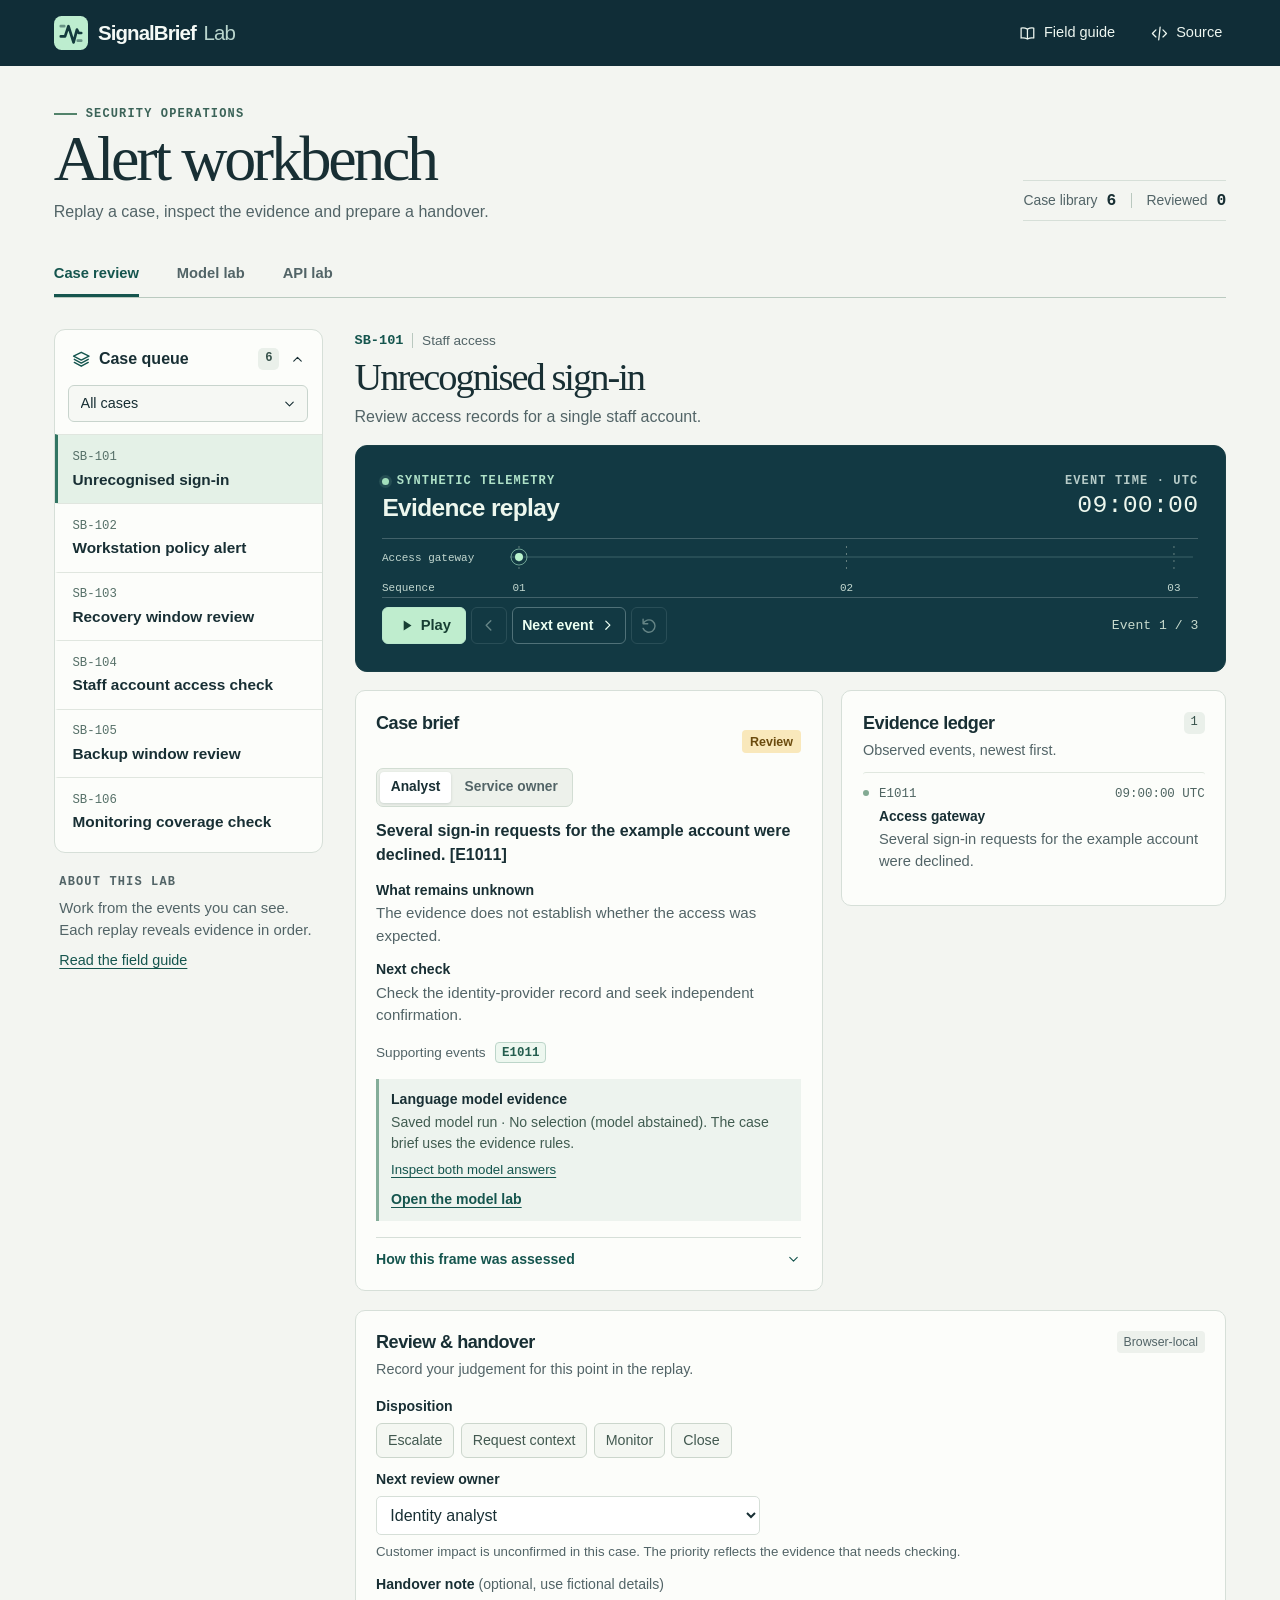
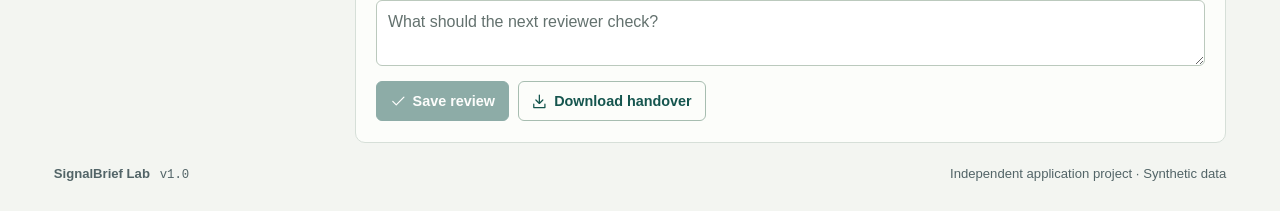
<file: docs/index.html>
<!doctype html>
<html lang="en-GB">
<head>
  <meta charset="utf-8">
  <meta name="viewport" content="width=device-width,initial-scale=1">
  <meta name="theme-color" content="#102d37">
  <meta name="description" content="A defensive incident-review workbench. Replay synthetic telemetry, inspect evidence and prepare a handover.">
  <title>Alert workbench · SignalBrief Lab</title>
  <link rel="icon" href="mark.svg" type="image/svg+xml">
  <link rel="stylesheet" href="style.css">
  <script src="app.js" defer></script>
</head>
<body>
  <a class="skip" href="#case">Skip to selected case</a>
  <svg class="symbol-bank" xmlns="http://www.w3.org/2000/svg" aria-hidden="true">
    <symbol id="i-play" viewBox="0 0 24 24"><path d="m8 5 11 7-11 7Z" fill="currentColor" stroke="none"/></symbol>
    <symbol id="i-pause" viewBox="0 0 24 24"><path d="M8 6v12m8-12v12" stroke-width="4"/></symbol>
    <symbol id="i-prev" viewBox="0 0 24 24"><path d="m14 6-6 6 6 6"/></symbol>
    <symbol id="i-next" viewBox="0 0 24 24"><path d="m10 6 6 6-6 6"/></symbol>
    <symbol id="i-down" viewBox="0 0 24 24"><path d="m6 9 6 6 6-6"/></symbol>
    <symbol id="i-reset" viewBox="0 0 24 24"><path d="M4 10a8 8 0 1 1 0 6m0-12v6h6"/></symbol>
    <symbol id="i-book" viewBox="0 0 24 24"><path d="M3 4.5c3-.7 6-.2 9 1.4 3-1.6 6-2.1 9-1.4v14c-3-.7-6-.2-9 1.4-3-1.6-6-2.1-9-1.4zM12 6v14"/></symbol>
    <symbol id="i-code" viewBox="0 0 24 24"><path d="m7 7-5 5 5 5m10-10 5 5-5 5m-4-14-2 18"/></symbol>
    <symbol id="i-export" viewBox="0 0 24 24"><path d="M12 3v12m-5-5 5 5 5-5M4 16v5h16v-5"/></symbol>
    <symbol id="i-check" viewBox="0 0 24 24"><path d="m4 12 5 5L20 6"/></symbol>
    <symbol id="i-close" viewBox="0 0 24 24"><path d="m6 6 12 12M18 6 6 18"/></symbol>
    <symbol id="i-layers" viewBox="0 0 24 24"><path d="m2 8 10-5 10 5-10 5zM3 12l9 5 9-5M3 16l9 5 9-5"/></symbol>
  </svg>
  <header class="masthead">
    <div class="wrap mast-inner">
      <a class="brand" aria-label="SignalBrief Lab home" href="./"><img src="mark.svg" alt="" width="34" height="34">SignalBrief <span>Lab</span></a>
      <nav aria-label="Project"><button class="nav-link" id="guide-open"><svg class="icon"><use href="#i-book"/></svg><span>Field guide</span></button><a class="nav-link" id="source-link" href="https://github.com/rongsenzhang/signalbrief-lab"><svg class="icon"><use href="#i-code"/></svg><span>Source</span></a></nav>
    </div>
  </header>
  <main class="wrap">
    <div class="intro">
      <div><div class="eyebrow title-kicker"><span class="short-rule"></span> Security operations</div><h1>Alert workbench</h1><p>Replay a case, inspect the evidence and prepare a handover.</p></div>
      <div class="session"><span class="session-label">Case library</span><strong id="case-count">—</strong><span class="session-divider"></span><span class="session-label">Reviewed</span><strong id="review-count">—</strong></div>
    </div>
    <nav class="lab-navigation" aria-label="Workbench tools">
      <a href="#case" aria-current="page">Case review</a>
      <a href="model-lab.html" id="nav-model">Model lab</a>
      <a href="integration.html" id="nav-api">API lab</a>
    </nav>
    <div id="loading" class="load-state" role="status">Opening the synthetic case library…</div>
    <noscript><p>This interactive workbench needs JavaScript. The source repository includes the case data and training guide.</p></noscript>
    <div class="desk" id="desk" hidden>
      <aside>
        <details class="queue" id="queue" open>
          <summary><span class="heading-icon"><svg class="icon"><use href="#i-layers"/></svg> Case queue</span><span class="queue-count mono" id="queue-count"></span><svg class="icon summary-chevron"><use href="#i-down"/></svg></summary>
          <div class="queue-body">
            <label class="sr-only" for="queue-filter">Filter cases by review status</label>
            <div class="select-wrap"><select id="queue-filter"><option value="all">All cases</option><option value="pending">Needs review</option><option value="reviewed">Reviewed</option></select><svg class="icon"><use href="#i-down"/></svg></div>
            <div class="case-list" id="case-list" aria-label="Choose a case"></div>
            <button class="filter-reset" type="button" id="reset-filter" hidden>Show all cases</button>
          </div>
        </details>
        <div class="guidance"><span class="eyebrow">About this lab</span><p>Work from the events you can see. Each replay reveals evidence in order.</p><button type="button" id="guide-inline">Read the field guide</button></div>
      </aside>
      <section class="workspace" id="case" tabindex="-1" aria-labelledby="case-title">
        <header class="case-header"><div class="case-meta"><span class="case-ref mono" id="case-ref"></span><span class="sep"></span><span id="case-service"></span></div><h2 id="case-title"></h2><p id="case-description"></p></header>
        <section class="replay" aria-labelledby="replay-title">
          <div class="replay-heading"><div><span class="eyebrow replay-kicker"><span class="telemetry-dot"></span>Synthetic telemetry</span><h3 id="replay-title">Evidence replay</h3></div><div class="replay-clock"><span class="eyebrow">Event time · UTC</span><span class="mono" id="event-time"></span></div></div>
          <div class="trace-wrap"><svg id="trace" xmlns="http://www.w3.org/2000/svg" role="img" aria-label="Timeline of observed events"></svg></div>
          <div class="replay-controls"><div class="controls-group"><button type="button" id="play" class="play"><svg class="icon"><use href="#i-play"/></svg><span>Play</span></button><button type="button" class="icon-button" id="previous" title="Previous event" aria-label="Previous event"><svg class="icon"><use href="#i-prev"/></svg></button><button type="button" class="icon-button step-forward" id="next" title="Next event" aria-label="Next event"><span>Next event</span><svg class="icon"><use href="#i-next"/></svg></button><button type="button" class="icon-button" id="restart" title="Restart replay" aria-label="Restart replay"><svg class="icon"><use href="#i-reset"/></svg></button></div><span id="step-count" class="frame-count mono" aria-live="polite" aria-atomic="true"></span></div>
        </section>
        <div class="analysis-grid">
          <article class="card brief" aria-labelledby="brief-title">
            <div class="card-top"><h3 id="brief-title">Case brief</h3><span id="priority" class="priority"></span></div>
            <div class="roles" role="group" aria-label="Brief audience"><button id="analyst" aria-pressed="true">Analyst</button><button id="manager" aria-pressed="false">Service owner</button></div>
            <p class="brief-main" id="brief-body"></p>
            <div class="brief-section"><h4>What remains unknown</h4><p id="unknown"></p></div>
            <div class="brief-section"><h4>Next check</h4><p id="next-step"></p></div>
            <div class="brief-cites"><span>Supporting events</span><div id="cites"></div></div>
            <details id="draft-review" class="draft-review" hidden><summary>Compare model draft</summary>
              <p id="draft-attribution"></p><blockquote id="draft-text"></blockquote>
              <h4>Source review</h4><p id="draft-verdict"></p><p id="draft-explanation"></p>
              <div class="brief-cites"><span>Original evidence</span><div id="draft-cites"></div></div>
              <p id="draft-screen"></p><a href="https://github.com/rongsenzhang/signalbrief-lab/blob/main/handbook/draft-method.md">Experiment and review method ↗</a>
            </details>
            <div class="model-panel" aria-labelledby="model-heading"><h4 id="model-heading">Language model evidence</h4><div id="model-output"></div><a id="model-lab" href="model-lab.html">Open the model lab</a></div>
            <details class="method"><summary>How this frame was assessed <svg class="icon"><use href="#i-down"/></svg></summary><div id="method-body"></div></details>
          </article>
          <article class="card ledger" aria-labelledby="ledger-title"><div class="card-top"><h3 id="ledger-title">Evidence ledger</h3><span id="ledger-count" class="small-count mono"></span></div><p class="subtle ledger-help">Observed events, newest first.</p><ol id="ledger"></ol></article>
        </div>
        <section class="card review" aria-labelledby="review-title">
          <div class="card-top"><h3 id="review-title">Review &amp; handover</h3><span class="local-note">Browser-local</span></div>
          <p class="subtle" id="review-info">Record your judgement for this point in the replay.</p>
          <form id="review-form">
            <fieldset><legend>Disposition</legend><div class="dispositions" id="dispositions"></div></fieldset>
            <label class="note-label" for="review-owner">Next review owner</label><select id="review-owner"><option>Service desk</option><option>Identity analyst</option><option>Endpoint analyst</option><option>Recovery owner</option><option>Monitoring owner</option></select>
            <p class="impact-note">Customer impact is unconfirmed in this case. The priority reflects the evidence that needs checking.</p>
            <label class="note-label" for="review-note">Handover note <span>(optional, use fictional details)</span></label><textarea id="review-note" rows="2" maxlength="1500" placeholder="What should the next reviewer check?"></textarea>
            <div class="review-actions"><button id="save" type="submit" class="primary" disabled><svg class="icon"><use href="#i-check"/></svg>Save review</button><button id="export" type="button" class="outline"><svg class="icon"><use href="#i-export"/></svg>Download handover</button></div>
          </form>
          <p class="feedback" role="status" id="feedback"></p>
        </section>
      </section>
    </div>
  </main>
  <footer class="wrap"><span>SignalBrief Lab <span class="version">v1.0</span></span><span>Independent application project · Synthetic data</span></footer>
  <dialog id="guide" aria-labelledby="guide-heading"><div class="dialog-top"><span class="eyebrow">SignalBrief Lab</span><button class="dialog-close" autofocus id="guide-close" aria-label="Close field guide"><svg class="icon"><use href="#i-close"/></svg></button></div><h2 id="guide-heading">Field guide</h2>
    <ol class="guide-steps">
      <li><strong>Replay an observation.</strong><p>Choose a case and select Next event. The ledger, priority and briefing update together.</p></li>
      <li><strong>Trace the judgement.</strong><p>Select a supporting event to find the observation. Switch to Service owner to see the operational handover. Open the assessment details to inspect the model and rule reasoning.</p></li>
      <li><strong>Make a decision.</strong><p>Record a disposition and save it at the current event. Download the Markdown handover to retain the evidence and review.</p></li>
    </ol>
    <p class="guide-scope">The cases are fictional. Replay advances through recorded observations. Decisions stay in this browser and apply only to their saved event position.</p>
    <section class="guide-evaluation" id="guide-evaluation" hidden><h3>Measured results</h3><p id="guide-routing"></p><p id="guide-benchmark"></p><p id="guide-llm" hidden></p></section>
    <div class="guide-links"><a class="repo-guide" href="https://github.com/rongsenzhang/signalbrief-lab/blob/main/handbook/ktp-evidence.md">Funded KTP and project design</a><a class="repo-guide" href="https://github.com/rongsenzhang/signalbrief-lab/blob/main/handbook/llm-routing.md">LLM routing comparison</a><a class="repo-guide" href="https://github.com/rongsenzhang/signalbrief-lab/blob/main/handbook/workshop.md">Training exercise</a><a class="repo-guide" href="https://github.com/rongsenzhang/signalbrief-lab/blob/main/reference/api.md">Python API contract</a><a class="repo-guide" href="https://github.com/rongsenzhang/signalbrief-lab/blob/main/handbook/role-mapping.md">KTP responsibilities</a><a class="repo-guide" href="https://github.com/rongsenzhang/signalbrief-lab/blob/main/handbook/research-note.md">Research note</a></div>
  </dialog>
</body>
</html>
</file>
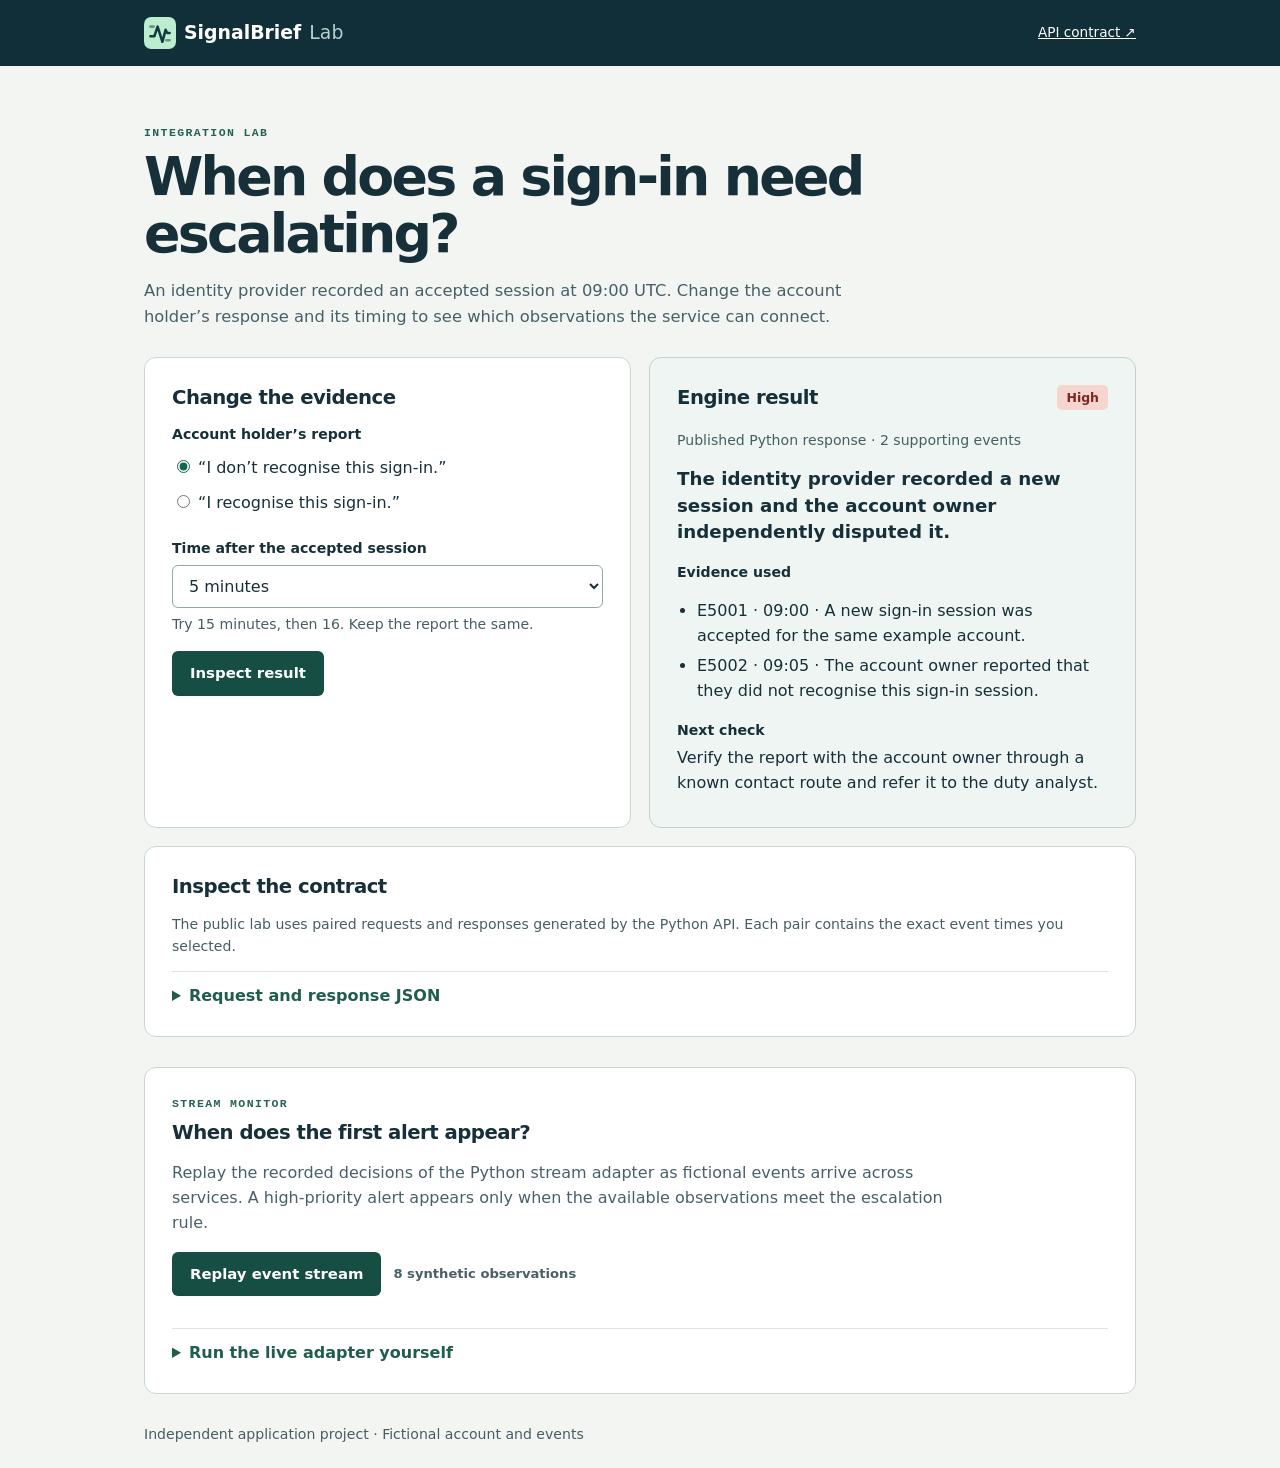
<file: docs/integration.html>
<!doctype html>
<html lang="en-GB">
<head>
  <meta charset="utf-8"><meta name="viewport" content="width=device-width,initial-scale=1">
  <meta name="referrer" content="no-referrer"><meta name="theme-color" content="#102d37">
  <title>Integration lab · SignalBrief Lab</title>
  <link rel="icon" href="mark.svg" type="image/svg+xml"><link rel="stylesheet" href="integration.css">
  <script src="integration.js" defer></script>
</head>
<body>
<header><div><a class="brand" id="home" href="index.html"><img src="mark.svg" alt="" width="32" height="32">SignalBrief <span>Lab</span></a><a id="contract" href="https://github.com/rongsenzhang/signalbrief-lab/blob/main/reference/api.md">API contract ↗</a></div></header>
<main>
  <p class="section-id">INTEGRATION LAB</p>
  <h1>When does a sign-in need escalating?</h1>
  <p class="lead">An identity provider recorded an accepted session at 09:00 UTC. Change the account holder’s response and its timing to see which observations the service can connect.</p>
  <div class="grid">
    <section class="panel"><h2>Change the evidence</h2>
      <fieldset><legend>Account holder’s report</legend>
      <label class="option"><input type="radio" name="report" value="owner_disputes" checked> “I don’t recognise this sign-in.”</label>
      <label class="option"><input type="radio" name="report" value="owner_confirms"> “I recognise this sign-in.”</label></fieldset>
      <label class="field" for="minutes">Time after the accepted session</label>
      <select id="minutes"><option value="1">1 minute</option><option value="5" selected>5 minutes</option><option value="15">15 minutes</option><option value="16">16 minutes</option><option value="30">30 minutes</option></select>
      <p class="hint">Try 15 minutes, then 16. Keep the report the same.</p>
      <div id="auth" hidden><label class="field" for="token">Local API bearer token</label><input type="password" id="token" maxlength="255" autocomplete="off" spellcheck="false"><p class="hint">Used only for requests to this loopback server. Closing the page clears the field.</p></div>
      <button type="button" id="run" disabled>Inspect result</button>
    </section>
    <section class="panel result" aria-labelledby="result-heading"><div class="topline"><h2 id="result-heading">Engine result</h2><span id="priority"></span></div>
      <p id="status" role="status">Opening the contract examples…</p>
      <div id="out" hidden><p class="reason" id="reason"></p><h3>Evidence used</h3><ul id="sources"></ul><h3>Next check</h3><p id="next"></p></div>
    </section>
  </div>
  <section class="wire" id="contract-section"><h2>Inspect the contract</h2><p id="mode">The public lab uses paired requests and responses generated by the Python API. Each pair contains the exact event times you selected.</p>
    <details><summary>Request and response JSON</summary><div class="json-grid"><div><h3>Request · POST /v1/triage</h3><pre id="request"></pre></div><div><h3 id="response-title">Response</h3><pre id="response"></pre></div></div></details>
  </section>
  <section class="wire" id="stream" aria-labelledby="stream-title">
    <p class="section-id">STREAM MONITOR</p>
    <h2 id="stream-title">When does the first alert appear?</h2>
    <p id="stream-mode">Replay the recorded decisions of the Python stream adapter as fictional events arrive across services. A high-priority alert appears only when the available observations meet the escalation rule.</p>
    <div class="stream-actions"><button id="start-stream" type="button" disabled>Replay event stream</button><button id="stop-stream" type="button" hidden>Stop</button><span role="status" id="stream-state">Opening the trace…</span></div>
    <ol id="stream-feed" aria-label="Decisions from newest to oldest"></ol>
    <details><summary>Run the live adapter yourself</summary><p>The Python adapter processes one incoming event per line. Its output includes the evidence available at that instant and whether the priority changed.</p>
    <pre>PYTHONPATH=src python3 -m signalbrief.stream --demo</pre>
    <a href="https://github.com/rongsenzhang/signalbrief-lab/blob/main/reference/stream.md">Stream contract and replay behaviour ↗</a></details>
  </section>
</main>
<footer>Independent application project · Fictional account and events</footer>
</body>
</html>
</file>
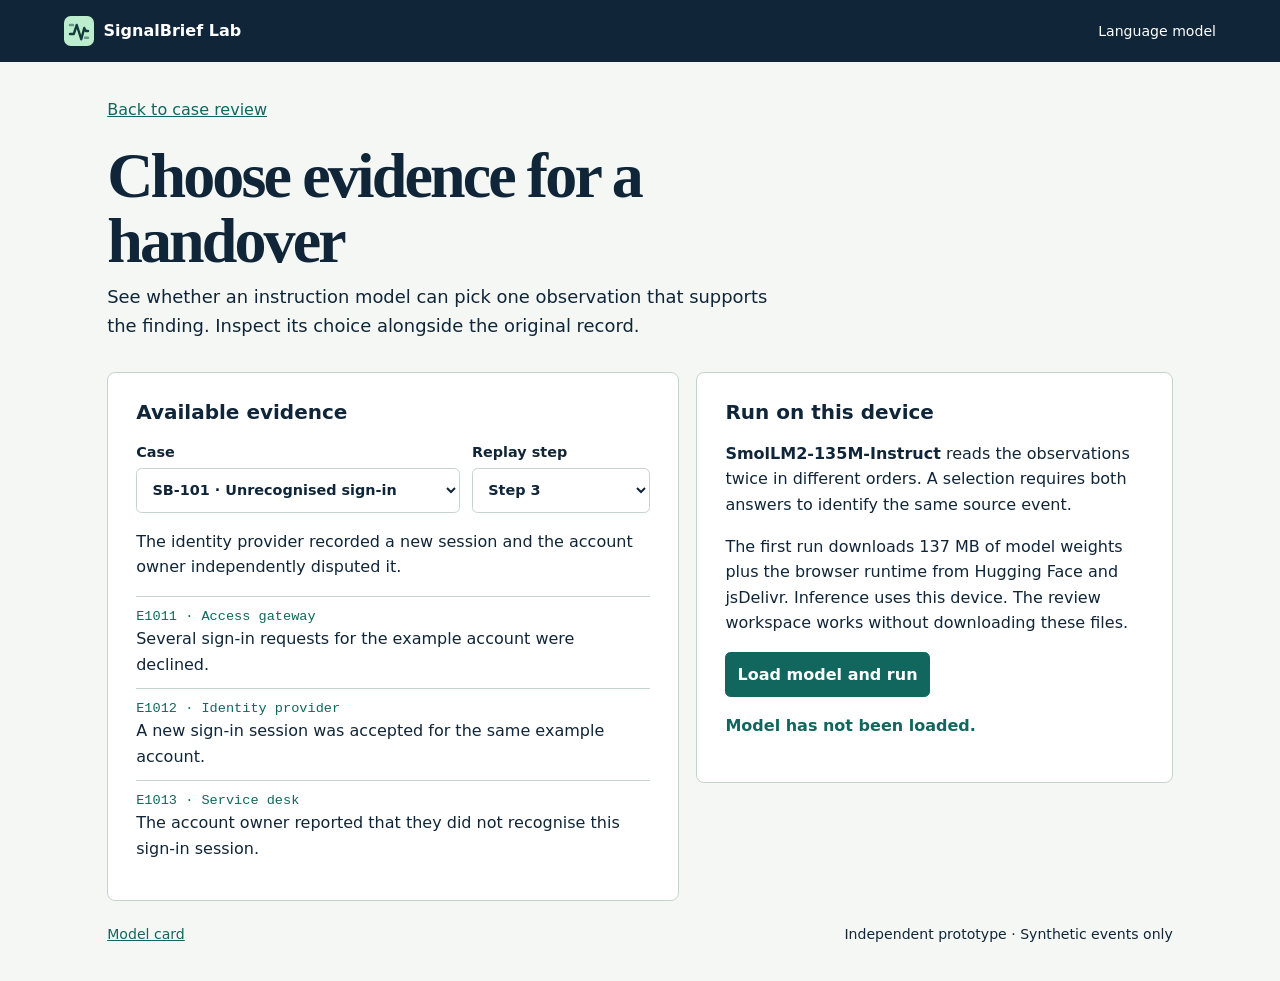
<file: docs/model-lab.html>
<!doctype html>
<html lang="en">
<head>
  <meta charset="utf-8">
  <meta name="viewport" content="width=device-width,initial-scale=1">
  <meta name="referrer" content="no-referrer">
  <link rel="icon" type="image/svg+xml" href="mark.svg">
  <title>Evidence selection · SignalBrief Lab</title>
  <link rel="stylesheet" href="model/lab.css">
</head>
<body>
  <header><a href="index.html" class="brand"><img src="mark.svg" width="30" height="30" alt="">SignalBrief Lab</a><span>Language model</span></header>
  <main>
    <a href="index.html" id="back">Back to case review</a>
    <h1>Choose evidence for a handover</h1>
    <p class="intro">See whether an instruction model can pick one observation that supports the finding. Inspect its choice alongside the original record.</p>
    <div class="panels">
      <section aria-labelledby="inputs"><h2 id="inputs">Available evidence</h2>
        <div class="fields"><label>Case<select id="case" disabled></select></label><label>Replay step<select id="step" disabled></select></label></div>
        <p id="reason"></p><ol id="events"></ol>
      </section>
      <section aria-labelledby="label"><h2 id="label">Run on this device</h2>
        <p><strong>SmolLM2-135M-Instruct</strong> reads the observations twice in different orders. A selection requires both answers to identify the same source event.</p>
        <p>The first run downloads 137 MB of model weights plus the browser runtime from Hugging Face and jsDelivr. Inference uses this device. The review workspace works without downloading these files.</p>
        <div class="controls"><button type="button" id="run" disabled>Load model and run</button><button type="button" id="cancel" hidden>Cancel</button></div>
        <p role="status" id="state" class="state">Loading case data…</p>
        <article id="result" hidden>
          <h3 id="outcome"></h3><blockquote id="excerpt"></blockquote><p id="trace"></p>
        </article>
      </section>
    </div>
    <footer><a href="model-card.md">Model card</a><span>Independent prototype · Synthetic events only</span></footer>
  </main>
  <script type="module" src="model/lab.js"></script>
</body>
</html>
</file>
<file: docs/style.css>
:root {
  color-scheme: light;
  --paper: #f3f5f1; --panel: #fcfdfa; --ink: #182f34; --muted: #526467; --line: #d6dfd8;
  --teal: #15554e; --deep: #102d37; --mint: #bfedce; --mono: "SFMono-Regular", Consolas, "Liberation Mono", monospace;
  --sans: Inter, -apple-system, BlinkMacSystemFont, "Segoe UI", Arial, sans-serif;
}
* { box-sizing: border-box; }
html { scroll-behavior: smooth; scroll-padding-top: 18px; }
body { margin: 0; background: var(--paper); color: var(--ink); font-family: var(--sans); font-size: 16px; line-height: 1.48; }
button, select, textarea { font: inherit; }
button, select, summary, a { -webkit-tap-highlight-color: transparent; }
button { cursor: pointer; }
button:disabled { cursor: default; }
button, select, textarea, a { touch-action: manipulation; }
a { color: var(--teal); text-underline-offset: 3px; }
button:focus-visible, a:focus-visible, summary:focus-visible, select:focus-visible, textarea:focus-visible, input:focus-visible + span { outline: 3px solid #007c86; outline-offset: 3px; }
.masthead :focus-visible, .replay :focus-visible { outline-color: #c5fddb; }
[hidden] { display: none !important; }
.icon { width: 1.16em; height: 1.16em; fill: none; stroke: currentColor; stroke-width: 1.8; stroke-linecap: round; stroke-linejoin: round; flex: none; }
.symbol-bank, .sr-only { position: absolute; width: 1px; height: 1px; padding: 0; margin: -1px; overflow: hidden; clip: rect(0,0,0,0); white-space: nowrap; border: 0; }
.skip { position: fixed; top: -6rem; left: 1rem; z-index: 10; padding: .6rem 1rem; background: white; }
.skip:focus { top: .5rem; }
.wrap { width: min(1392px, 100%); padding-inline: clamp(18px, 4.2vw, 64px); margin-inline: auto; }
.masthead { background: var(--deep); color: #fff; }
.mast-inner, .mast-inner nav, .brand, .nav-link, .session, .case-meta, .card-top, .replay-heading, .controls-group, .review-actions, .dialog-top, .heading-icon { display: flex; align-items: center; }
.mast-inner { justify-content: space-between; min-height: 66px; gap: 12px; }
.brand { gap: .48rem; color: #f4f9f5; font-size: 1.28rem; font-weight: 730; text-decoration: none; letter-spacing: -.045em; }
.brand img { margin-right: .16rem; }
.brand span { font-weight: 440; color: #b8d4cc; }
.mast-inner nav { gap: clamp(10px, 2.2vw, 36px); }
.nav-link { gap: .5rem; padding: .6rem .25rem; color: #edf6f0; background: transparent; border: 0; text-decoration: none; font-size: .91rem; }
.nav-link:hover { color: #bdf4cf; }
.intro { padding-block: clamp(25px, 3.1vw, 48px) clamp(20px, 2.3vw, 36px); display: flex; align-items: flex-end; justify-content: space-between; gap: 20px; }
.eyebrow { font-family: var(--mono); font-size: .75rem; font-weight: 640; line-height: 1.4; text-transform: uppercase; letter-spacing: .095em; }
.title-kicker { display: flex; align-items: center; gap: 9px; color: #3b6358; }
.short-rule { width: 23px; height: 2px; background: #52836b; }
h1,h2,h3,h4,p { margin: 0; }
h1, .case-header h2, dialog h2 { font-family: "Iowan Old Style", "Palatino Linotype", Palatino, Georgia, serif; font-weight: 500; letter-spacing: -.052em; }
h1 { margin-top: .16rem; font-size: clamp(2.75rem, 5vw, 4.3rem); line-height: 1.05; }
.intro p { color: var(--muted); margin-top: .48rem; }
.session { gap: .56rem; margin-bottom: .18rem; border-block: 1px solid var(--line); padding: .55rem 0; color: var(--muted); white-space: nowrap; }
.session-label { font-size: .87rem; }
.session strong { color: var(--ink); font: 640 1.02rem var(--mono); }
.session-divider, .sep { background: #b9c8bf; height: .9rem; width: 1px; margin-inline: .35rem; }
.lab-navigation { display: flex; align-items: center; gap: clamp(18px, 3vw, 38px); }
.lab-navigation a { display: inline-flex; align-items: center; min-height: 44px; color: var(--muted); font-size: .92rem; font-weight: 600; text-decoration: none; border-bottom: 3px solid transparent; }
.lab-navigation a:hover { color: var(--teal); border-color: #96b4a1; }
.lab-navigation a[aria-current] { border-color: var(--teal); color: var(--teal); }
.desk { display: grid; grid-template-columns: clamp(225px, 21vw, 285px) minmax(0, 1fr); gap: clamp(16px, 2.5vw, 36px); border-top: 1px solid #bacac0; padding-top: clamp(18px, 2.4vw, 33px); align-items: start; }
.desk > *, .analysis-grid > *, .workspace { min-width: 0; }
.queue { border-radius: 11px; border: 1px solid var(--line); background: var(--panel); overflow: hidden; }
summary { list-style: none; cursor: pointer; }
summary::-webkit-details-marker { display: none; }
.queue > summary { display: flex; align-items: center; gap: .65rem; min-height: 55px; padding: .95rem 1.05rem .72rem; font-weight: 680; }
.heading-icon { gap: .55rem; }
.heading-icon .icon { color: var(--teal); }
.queue-count,.small-count { background: #eaf0ea; color: #37524b; border-radius: 5px; padding: .12rem .43rem; font-size: .76rem; white-space: nowrap; }
.queue-count { margin-left: auto; }
.summary-chevron { width: 15px; transition: transform .15s; }
.queue[open] .summary-chevron, .method[open] > summary svg { transform: rotate(180deg); }
.queue-body { padding-bottom: .4rem; }
.select-wrap { position: relative; margin: 0 .85rem .75rem; }
.select-wrap select { appearance: none; width: 100%; border: 1px solid #c8d4cd; background: #f6f8f4; color: var(--ink); cursor: pointer; border-radius: 6px; padding: .45rem 2.1rem .45rem .7rem; font-size: .9rem; }
.select-wrap .icon { position: absolute; right: .7rem; top: 50%; transform: translateY(-50%); pointer-events: none; width: 15px; }
.case-list { display: grid; }
.case-option { text-align: left; display: block; width: 100%; padding: .79rem .92rem .81rem; background: transparent; border: 0; border-top: 1px solid #e0e6df; border-left: 3px solid transparent; color: var(--ink); }
.case-option:hover { background: #f1f5ef; }
.case-option[aria-current="true"] { background: #e4f1e7; border-left-color: #327563; }
.case-option:focus-visible { outline-offset: -4px; }
.option-meta { display: flex; align-items: center; justify-content: space-between; gap: .35rem; font-size: .77rem; color: #567068; }
.case-option strong { display: block; font-weight: 650; font-size: .96rem; line-height: 1.33; margin-top: .21rem; }
.review-tick { color: #1f6552; display: inline-flex; align-items: center; gap: .18rem; font: 550 .75rem var(--sans); }
.review-tick .icon { width: .9rem; }
.no-cases { color: var(--muted); padding: .6rem 1rem 1rem; font-size: .92rem; }
.filter-reset { color: var(--teal); font-size: .89rem; margin: 0 1rem .6rem; padding: .25rem 0; background: none; border: none; text-decoration: underline; text-underline-offset: 3px; }
.guidance { padding: .95rem .35rem; color: var(--muted); }
.guidance p { margin: .32rem 0; font-size: .93rem; }
.guidance button { padding: .2rem 0; background: none; border: 0; text-decoration: underline; text-underline-offset: 3px; color: var(--teal); font-size: .9rem; }
.workspace:focus { outline: none; }
.case-header { padding: .12rem 0 1.05rem; }
.case-meta { font-size: .85rem; color: var(--muted); gap: .2rem; }
.mono { font-family: var(--mono); }
.case-ref { color: var(--teal); font-weight: 650; }
.case-header h2 { font-size: clamp(2.05rem, 3vw, 2.9rem); line-height: 1.12; margin-top: .3rem; }
.case-header p { color: var(--muted); margin-top: .4rem; max-width: 86ch; }
.replay { overflow: hidden; padding: clamp(16px, 2.1vw, 27px); color: #edf7ee; border-radius: 12px; background: #123943; border: 1px solid #193f46; }
.replay-heading { align-items: flex-start; justify-content: space-between; gap: .75rem; }
.replay-kicker { color: #afe1c8; display: flex; align-items: center; gap: .46rem; }
.telemetry-dot { display: inline-block; width: 7px; height: 7px; border-radius: 50%; background: #a3dfbc; box-shadow: 0 0 0 3px #a3dfbc20; }
h3 { font-size: 1.13rem; line-height: 1.3; letter-spacing: -.026em; font-weight: 680; }
.replay h3 { font-size: 1.53rem; margin-top: .12rem; font-weight: 600; }
.replay-clock { text-align: right; }
.replay-clock > span { display: block; }
.replay-clock .eyebrow { color: #b6cbc8; }
.replay-clock .mono { font-size: clamp(1.05rem, 2.2vw, 1.55rem); line-height: 1.27; letter-spacing: .01em; }
.trace-wrap { width: 100%; margin: .86rem 0 .55rem; padding: .24rem 0; border-block: 1px solid #42626a; }
#trace { display: block; width: 100%; min-height: 46px; }
.replay-controls { display: flex; flex-wrap: wrap; align-items: center; justify-content: space-between; gap: .65rem; }
.controls-group { gap: .3rem; }
.controls-group button { min-height: 37px; }
.play, .icon-button { display: inline-flex; align-items: center; justify-content: center; gap: .38rem; border-radius: 6px; }
.play { padding: .38rem .88rem; border: 1px solid #b9e8cd; background: var(--mint); color: #173e33; font-size: .92rem; font-weight: 700; }
.play:hover { background: #d1fadd; }
.icon-button { width: 36px; border: 1px solid #507178; background: transparent; color: #ecfff2; }
.controls-group .step-forward { width: auto; padding-inline: .6rem; font-size: .88rem; font-weight: 620; }
.icon-button:hover:not(:disabled) { background: #24505a; }
.icon-button:disabled { opacity: .38; }
.frame-count { color: #c7dacd; font-size: .82rem; white-space: nowrap; }
.analysis-grid { display: grid; grid-template-columns: minmax(0,1.12fr) minmax(0,.92fr); gap: clamp(12px,1.45vw,22px); margin-top: clamp(12px,1.45vw,22px); align-items: start; }
.card { background: var(--panel); border: 1px solid var(--line); border-radius: 10px; padding: clamp(16px,1.6vw,24px); }
.card-top { justify-content: space-between; align-items: flex-start; gap: .5rem; }
.priority { padding: .14rem .53rem; font-size: .78rem; font-weight: 700; border-radius: 4px; background: #e7edef; color: #344d52; }
.priority.high { background:#ffe1d7; color:#8f321b; }
.priority.review { background:#f9e8bb; color:#6b4b0e; }
.priority.routine { background:#dceee2; color:#285741; }
.roles { display: inline-flex; gap: .15rem; border: 1px solid #d2ddd3; border-radius: 7px; background: #edf1eb; padding: .18rem; margin: .9rem 0 .75rem; }
.roles button { border: 0; border-radius: 4px; background: transparent; color: var(--muted); font-size: .86rem; padding: .34rem .68rem; font-weight: 550; }
.roles button[aria-pressed="true"] { background: #fff; color: var(--ink); box-shadow: 0 1px 3px #16362c28; }
.brief-main { font-weight: 550; font-size: 1rem; line-height: 1.52; }
.brief-section { margin-top: .78rem; }
h4, legend, .note-label { font-size: .88rem; font-weight: 680; }
.brief-section p,.method p,.method dd,.subtle { color: var(--muted); }
.brief-section p { margin-top: .1rem; font-size: .94rem; }
.brief-cites { font-size: .85rem; color: var(--muted); margin-top: 1rem; display: flex; flex-wrap: wrap; gap: .35rem .6rem; align-items: center; }
#cites { display: flex; flex-wrap: wrap; gap: .28rem; }
.cite { border: 1px solid #bcd5c9; background: #edf7ef; color: #245d4e; border-radius: 4px; padding: .16rem .37rem; font: 600 .78rem var(--mono); }
.cite:hover { background: #d4ecdc; }
.method { margin-top: 1rem; padding-top: .72rem; border-top: 1px solid var(--line); }
.method > summary { font-size: .88rem; color: var(--teal); font-weight: 610; display: flex; align-items: center; justify-content: space-between; gap: .45rem; }
.method .icon { width: 15px; }
#method-body { margin-top: .7rem; font-size: .9rem; }
.method dl { display: grid; grid-template-columns: minmax(65px,auto) 1fr; gap: .24rem .5rem; margin: 0 0 .55rem; }
.method dd { margin: 0; overflow-wrap: anywhere; }
.method p+p { margin-top: .4rem; }
.ledger-help, .review .subtle { font-size: .9rem; margin-top: .26rem; }
#ledger { margin: .7rem 0 0; padding: 0; list-style: none; }
.event { position: relative; padding: .72rem 0 .75rem 1rem; border-top: 1px solid #e0e7df; border-radius: 3px; overflow-wrap: anywhere; }
.event:before { content: ""; position: absolute; left: 0; top: 1.09rem; height: 6px; width: 6px; border-radius: 50%; background: #83aa93; }
.event:focus { outline: 2px solid #19705c; outline-offset: 2px; }
.event-meta, .event-ident { display: flex; align-items: center; flex-wrap: wrap; gap: .3rem .58rem; }
.event-meta { justify-content: space-between; font-size: .78rem; color: #4e6461; }
.event-source { font-weight: 650; font-size: .86rem; margin-top: .22rem; }
.event p { font-size: .92rem; color: var(--muted); margin-top: .16rem; }
.review { margin-top: clamp(12px,1.45vw,22px); }
.local-note { background: #edf1ec; border-radius: 4px; padding: .12rem .42rem; font-size: .77rem; color: var(--muted); }
.review fieldset { border: 0; padding: 0; margin: 1rem 0 .7rem; min-width: 0; }
legend { margin: 0 0 .38rem; padding: 0; }
.dispositions { display: flex; gap: .4rem; flex-wrap: wrap; }
.dispositions label { position: relative; cursor: pointer; }
.dispositions label span { display: inline-flex; align-items: center; min-height: 35px; padding: .3rem .68rem; background: #f4f7f2; border: 1px solid #cbd6cc; border-radius: 6px; color: #425950; font-size: .89rem; }
.dispositions input:checked + span { background: #e0eee2; border-color: #4e836e; color: #144d3d; box-shadow: inset 0 0 0 1px #4e836e; }
.note-label { display: block; margin-bottom: .34rem; }
.note-label span { color: var(--muted); font-weight: 400; }
textarea { width: 100%; max-width: 100%; min-height: 65px; padding: .52rem .68rem; resize: vertical; border: 1px solid #bbc9bd; background: #fff; border-radius: 6px; color: var(--ink); }
textarea::placeholder { color: #63716e; }
.review-actions { flex-wrap: wrap; gap: .55rem; margin-top: .53rem; }
.primary,.outline { display: inline-flex; align-items: center; justify-content: center; gap: .38rem; min-height: 40px; padding: .45rem .8rem; border-radius: 6px; font-size: .9rem; font-weight: 610; }
.primary { background: var(--teal); color: white; border: 1px solid var(--teal); }
.primary:disabled { opacity: .48; }
.outline { background: transparent; color: var(--teal); border: 1px solid #a7bdb0; }
.outline:hover { background: #eef4ec; }
.feedback:not(:empty) { margin-top: .65rem; font-size: .88rem; color: var(--teal); }
footer { display: flex; gap: 1rem; justify-content: space-between; flex-wrap: wrap; padding-block: 1.35rem 1.7rem; color: var(--muted); font-size: .82rem; }
footer > span:first-child { font-weight: 650; }
.version { font: 500 .77rem var(--mono); margin-left: .38rem; }
.load-state { padding: 1.2rem 0; color: var(--muted); }
dialog { border: 1px solid #a9bcb1; border-radius: 14px; background: var(--panel); color: var(--ink); width: min(520px,calc(100% - 30px)); padding: clamp(20px,3vw,33px); max-height: 85dvh; }
dialog::backdrop { background: #0e2637a8; }
.dialog-top { justify-content: space-between; color: var(--teal); }
.dialog-close { display: grid; place-items: center; border: 1px solid var(--line); background: var(--paper); color: var(--ink); width: 35px; height: 35px; border-radius: 6px; }
dialog h2 { font-size: 2.35rem; }
.guide-steps { padding-left: 1.25rem; }
.guide-steps li { margin: .7rem 0; }
.guide-steps li::marker { color: var(--teal); font-family: var(--mono); }
.guide-steps p,.guide-scope { font-size: .95rem; color: var(--muted); }
.guide-scope { padding-block: .7rem; border-top: 1px solid var(--line); }
.repo-guide { font-size: .94rem; font-weight: 600; }
@media (max-width: 1000px) and (min-width: 761px) {
 .desk { grid-template-columns: minmax(192px,23vw) minmax(0,1fr); }
 .analysis-grid { grid-template-columns: 1fr; }
}
@media (max-width: 760px) {
 .wrap { padding-inline: clamp(14px, 4vw, 26px); }
 .mast-inner { min-height: 57px; }
 .brand { font-size: 1.1rem; }
 .brand img { width: 29px; height: 29px; }
 .nav-link { font-size: .85rem; gap: .3rem; }
 .intro { display: block; }
 .session { display: inline-flex; border: 0; margin-top: .48rem; padding: 0; }
 .desk { grid-template-columns: 1fr; gap: 1rem; padding-top: 1rem; }
 .queue > summary { min-height: 45px; padding-block: .55rem; }
 .guidance { display: none; }
 .case-header h2 { font-size: 2rem; }
 .case-header { padding-bottom: .85rem; }
 .analysis-grid { grid-template-columns: minmax(0,1fr) minmax(0,.95fr); }
 .controls-group button { min-height: 40px; }
 .icon-button { width: 37px; }
}
@media (max-width: 620px) {
 .analysis-grid { grid-template-columns: 1fr; }
 .frame-count { font-size: .77rem; }
 .replay { padding: 14px; }
 .replay h3 { font-size: 1.34rem; }
 footer { flex-direction: column; gap: .25rem; }
}
@media (max-width: 365px) {
 .mast-inner nav { gap: .4rem; }
 .nav-link .icon { display: none; }
 .controls-group { gap: .19rem; }
 .icon-button { width: 30px; }
 .play { padding-inline: .5rem; }
}
@media (prefers-reduced-motion: reduce) {
 html { scroll-behavior: auto; }
 *,*::before,*::after { transition: none !important; }
}
.model-panel { margin-top: 1rem; border-left: 3px solid #84ad99; background: #edf3ee; padding: .6rem .75rem; }
.model-panel p,.model-panel > a { font-size: .88rem; }
.model-panel p { color: #415c51; margin-top: .14rem; }
.model-panel > a { display: inline-block; margin-top: .24rem; font-weight: 590; }
.model-panel blockquote { margin: .45rem 0 .3rem; font-size: .92rem; }
.model-choices { margin-block: .38rem; font-size: .83rem; }
.model-choices summary { text-decoration: underline; text-underline-offset: 3px; color: var(--teal); }
.model-choices p { overflow-wrap: anywhere; }
.guide-evaluation { border-block: 1px solid var(--line); padding: .65rem 0; }
.guide-evaluation h3 { font-size: 1rem; }
.guide-evaluation p { margin-top: .3rem; font-size: .91rem; color: var(--muted); }
.guide-links { display: flex; gap: .3rem 1rem; flex-wrap: wrap; margin-top: .7rem; }

.draft-review{margin-top:1.1rem;padding:.7rem .82rem;border:1px solid #b7cabe;border-radius:7px;background:#f7faf7}
.draft-review summary{cursor:pointer;color:var(--teal);font-weight:650;font-size:.92rem}
.draft-review p,.draft-review a{font-size:.85rem;line-height:1.5}
.draft-review blockquote{border-left:3px solid #8fa49a;margin:.55rem 0 .8rem;padding-left:.75rem;color:var(--ink);white-space:pre-line}
#draft-verdict{font-weight:700;text-transform:capitalize}#draft-screen{margin:.5rem 0;color:var(--muted)}

#review-owner{width:100%;max-width:24rem;border:1px solid var(--line);border-radius:5px;background:#fff;color:var(--ink);padding:.58rem;font:inherit}
.impact-note{font-size:.83rem;color:var(--muted);margin:.4rem 0 .8rem}
</file>
<file: docs/integration.css>
*{box-sizing:border-box}body{margin:0;color:#172f38;background:#f3f5f2;font:16px/1.55 system-ui,-apple-system,sans-serif}header{background:#112f38;color:#fff}header>div,main,footer{max-width:1120px;margin:auto;padding-left:clamp(18px,5vw,64px);padding-right:clamp(18px,5vw,64px)}header>div{min-height:66px;display:flex;align-items:center;justify-content:space-between;gap:16px}header a{color:inherit;font-size:.85rem}.brand{display:inline-flex;align-items:center;gap:8px;text-decoration:none;font-size:1.18rem;font-weight:750}.brand span{font-weight:400;color:#b6cecc}main{padding-top:clamp(26px,5vw,58px)}.section-id,.field,legend,h3{font-weight:650}.section-id{font:700 .72rem/1.5 ui-monospace,monospace;letter-spacing:.12em;color:#276255;margin:0 0 7px}h1{font-size:clamp(2rem,4.2vw,3.6rem);line-height:1.06;letter-spacing:-.05em;max-width:750px;margin:0}.lead{font-size:1.02rem;color:#466067;max-width:710px;margin:16px 0 28px}.grid{display:grid;grid-template-columns:minmax(0,1fr) minmax(0,1fr);gap:18px}.panel,.wire{padding:clamp(16px,3vw,27px);border:1px solid #cbd6d2;border-radius:12px;background:#fff}.result{background:#eef5f2;border-color:#c0d3c9}.wire{margin:18px 0 30px}h2{font-size:1.23rem;letter-spacing:-.025em;margin:0 0 14px;line-height:1.3}h3,.field,legend{font-size:.88rem;margin:16px 0 5px}.hint,#mode,#status,footer{font-size:.88rem;color:#465e62}fieldset{border:0;padding:0;margin:0}legend{margin-top:0;padding:0}.option,.field{display:block}.option{padding:5px 0}.option input{accent-color:#146653}.field{margin-top:17px}select,input[type=password]{width:100%;max-width:100%;padding:10px 12px;border:1px solid #92aaa1;border-radius:6px;background:#fff;color:inherit;font:inherit}.hint{margin:6px 0 16px}button{font:600 .93rem/1.4 system-ui;background:#174e43;color:#fff;border:0;border-radius:6px;padding:12px 18px;cursor:pointer}button:disabled{background:#697873;cursor:default}.topline{display:flex;justify-content:space-between;align-items:flex-start;gap:8px}.topline h2{margin-bottom:6px}#priority:not(:empty){display:inline-block;border-radius:5px;font-size:.78rem;font-weight:700;padding:3px 9px;background:#dce7e3}#priority[data-level=High]{background:#f5d5ce;color:#7d2722}#priority[data-level=Review]{background:#f4e9be;color:#614716}#priority[data-level=Routine]{background:#cde7d5;color:#215a3b}.reason{font-size:1.14rem;font-weight:550;line-height:1.45;margin:13px 0}ul{padding-left:20px}li{margin:5px 0}#out p:last-child{margin:4px 0}summary{cursor:pointer;color:#205d4c;font-weight:650}details{border-top:1px solid #dce5df;padding-top:12px}.json-grid{display:grid;grid-template-columns:repeat(2,minmax(0,1fr));gap:16px}.json-grid>div{min-width:0}pre{max-height:324px;overflow:auto;background:#132f37;color:#edf6f1;font-size:.78rem;border-radius:6px;padding:13px;tab-size:2}footer{padding-bottom:22px}*:focus-visible{outline:3px solid #167e69;outline-offset:3px}[hidden]{display:none!important}@media(max-width:700px){.grid,.json-grid{grid-template-columns:minmax(0,1fr)}.grid{gap:12px}.lead{margin-bottom:16px}}

#stream-mode{color:#496069;max-width:76ch}.stream-actions{display:flex;align-items:center;gap:12px;flex-wrap:wrap}#stop-stream{background:#fff;color:#174e43;border:1px solid #87a398}#stream-state{font:600 .82rem/1.45 system-ui;color:#496069}
#stream-feed{list-style:none;padding:0;max-height:365px;overflow:auto}#stream-feed li{margin:0;padding:9px 6px;border-bottom:1px solid #d7e2da}.stream-meta{display:block;font:600 .77rem/1.5 ui-monospace,monospace;color:#48645c}.stream-message{display:block;font-size:.94rem}.new-alert{background:#fff1e8;border-left:3px solid #b66c38}
</file>
<file: docs/model/lab.css>
:root{color-scheme:light;--ink:#102638;--teal:#11675d;--line:#c7d4ce;--paper:#f4f7f4}
*{box-sizing:border-box}body{margin:0;background:var(--paper);color:var(--ink);font:1rem/1.6 system-ui,sans-serif}
header{display:flex;align-items:center;justify-content:space-between;gap:1rem;padding:1rem max(5vw,1rem);background:var(--ink);color:white}
header span, footer{font-size:.88rem}.brand{display:flex;align-items:center;gap:.6rem;font-weight:750;color:white;text-decoration:none}
main{max-width:73rem;margin:0 auto;padding:2.2rem max(4vw,1rem)}a{color:var(--teal)}
h1,h2,h3{line-height:1.18}h1{max-width:17ch;font:600 clamp(2.5rem,5vw,4.2rem)/1.02 Georgia,serif;letter-spacing:-.045em;margin:1.25rem 0 .6rem}.intro{max-width:58ch;font-size:1.12rem;margin:0 0 2rem}
.panels{display:grid;grid-template-columns:1.2fr 1fr;gap:1.1rem;align-items:start}section{background:white;border:1px solid var(--line);border-radius:.5rem;padding:clamp(1rem,2.5vw,1.75rem);min-width:0}h2{margin:0 0 1rem;font-size:1.25rem}h3{font-size:1.05rem}
.fields,.controls,footer{display:flex;gap:.75rem;flex-wrap:wrap}.fields label{flex:2 1 12rem;font-size:.9rem;font-weight:620;min-width:0}.fields label+label{flex:1 1 7rem}select,button{font:inherit;min-height:2.8rem;border-radius:.35rem;padding:.5rem .7rem}select{color:var(--ink);display:block;width:100%;margin-top:.25rem;border:1px solid var(--line);background:white}
button{background:var(--teal);border:1px solid var(--teal);color:white;font-weight:650;cursor:pointer}button:disabled{opacity:.5;cursor:default}#cancel{background:white;color:var(--teal)}:focus-visible{outline:3px solid #b35e16;outline-offset:3px}
ol{padding:0;list-style:none;margin:0}li{border-top:1px solid var(--line);padding:.65rem 0}li strong{display:block;font:.85rem/1.4 ui-monospace,monospace;color:var(--teal)}.state{color:var(--teal);font-weight:600;min-height:1.5em}
blockquote{margin:.7rem 0;border-left:3px solid var(--teal);padding-left:.75rem}#trace{font-size:.88rem}footer{justify-content:space-between;align-items:center;margin-top:1.4rem}button[hidden],[hidden]{display:none}
@media(max-width:46rem){.panels{grid-template-columns:1fr}main{padding-top:1.3rem}}
</file>
